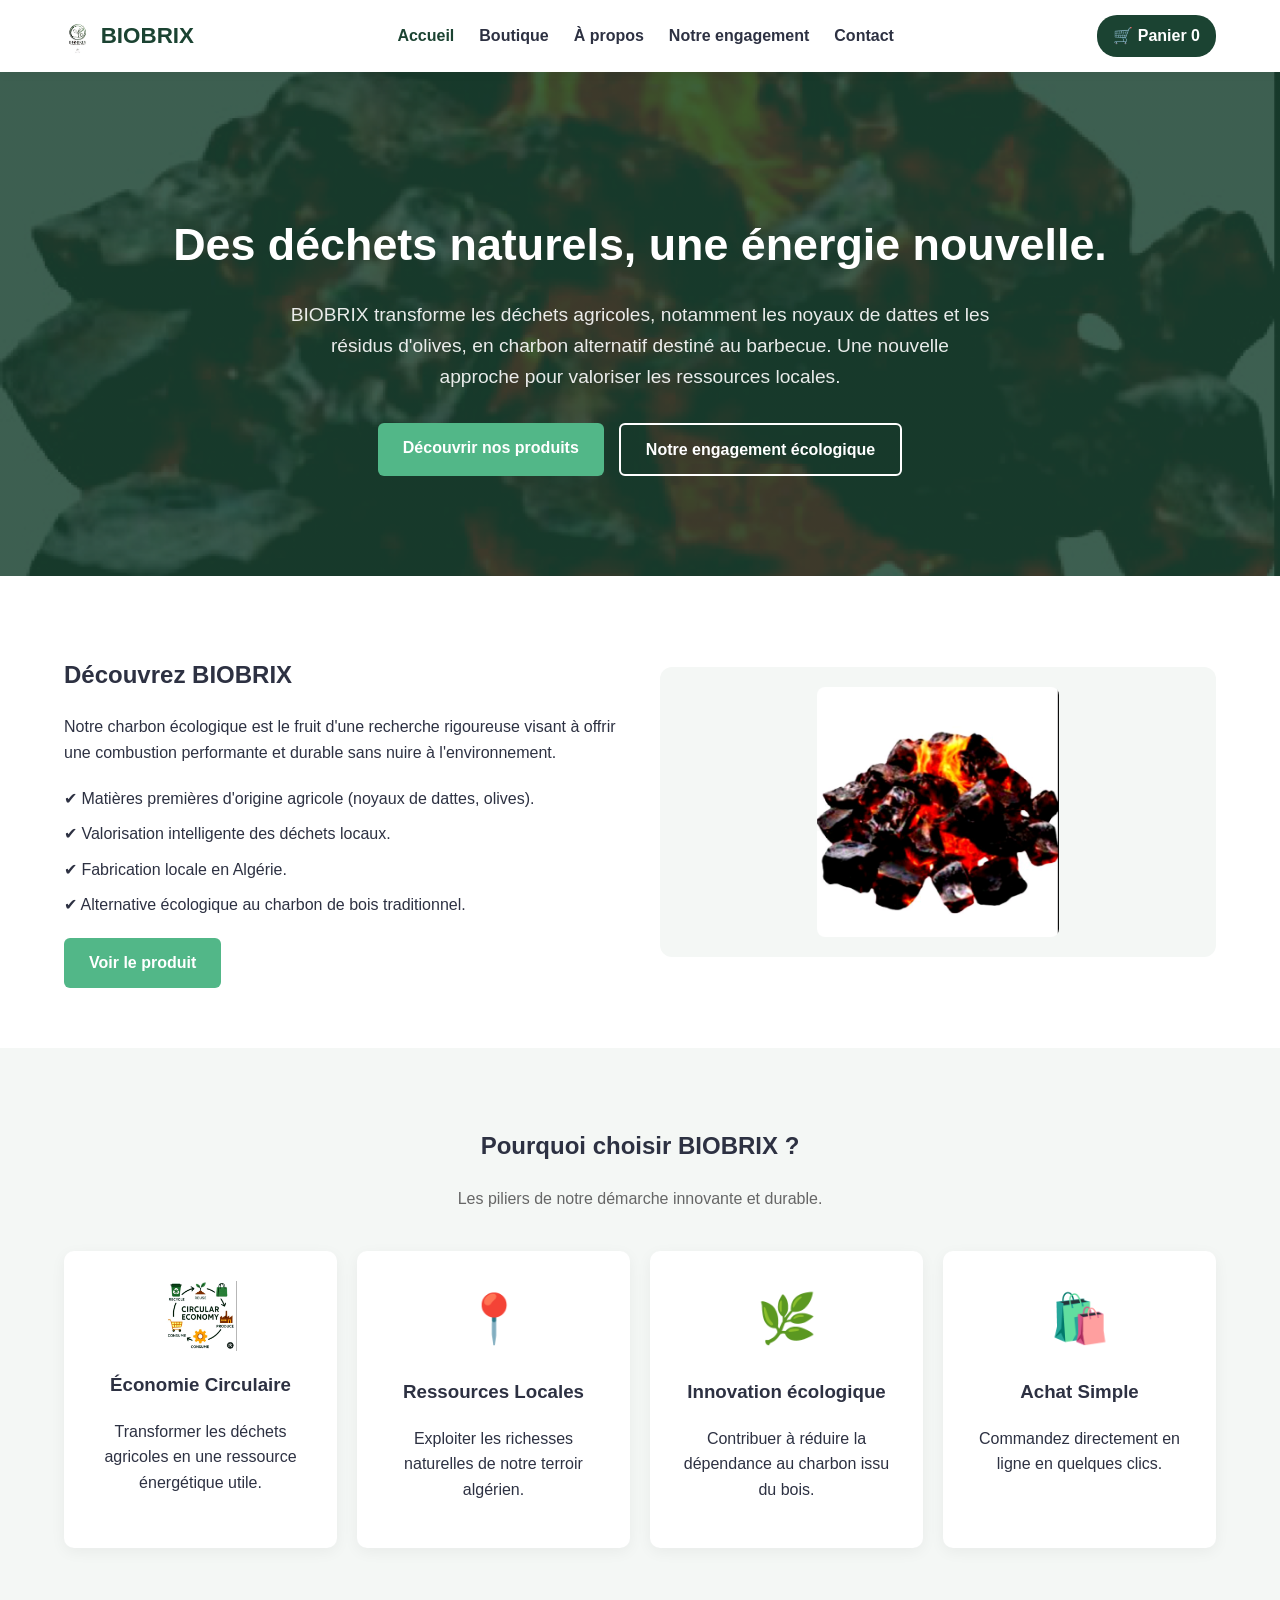
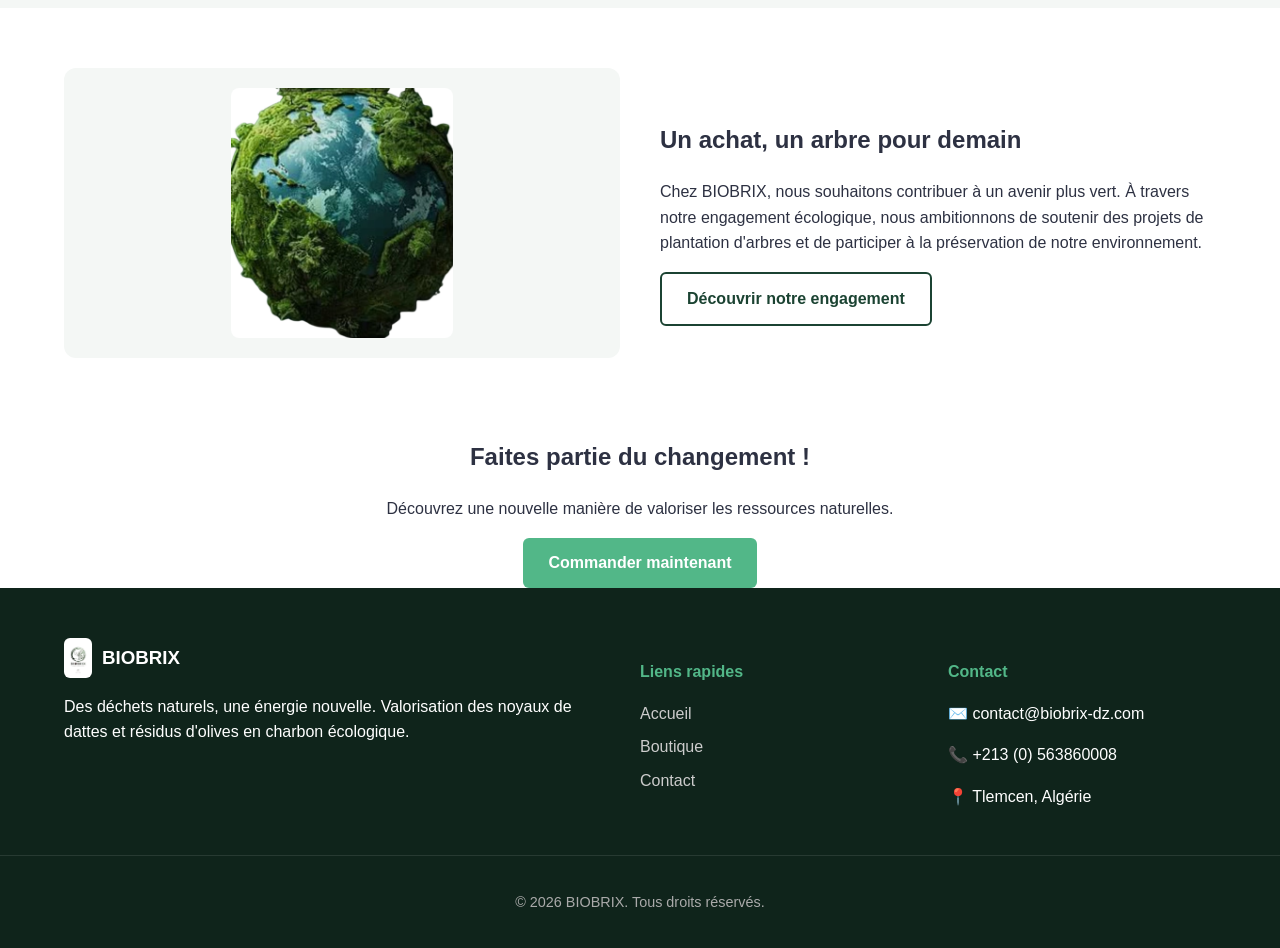
<file: index.html>
<!DOCTYPE html>
<html lang="fr">
<head>
    <meta charset="UTF-8">
    <meta name="viewport" content="width=device-width, initial-scale=1.0">
    <title>BIOBRIX - Charbon alternatif naturel</title>
    <link rel="stylesheet" href="css/style.css">
</head>
<body>
    <header>
        <div class="container navbar">
            <a href="index.html" class="logo" style="display: flex; align-items: center; gap: 10px; text-decoration: none; font-weight: bold; font-size: 1.4rem; color: #1b4332;">
                <img src="images/logo.png" alt="BIOBRIX Logo" style="height: 40px; width: auto;">
                <span>BIOBRIX</span>
            </a>
            <nav>
                <ul class="nav-links">
                    <li><a href="index.html" class="active">Accueil</a></li>
                    <li><a href="shop.html">Boutique</a></li>
                    <li><a href="about.html">À propos</a></li>
                    <li><a href="commitment.html">Notre engagement</a></li>
                    <li><a href="contact.html">Contact</a></li>
                </ul>
            </nav>
            <a href="cart.html" class="cart-btn">🛒 Panier <span id="cart-count">0</span></a>
        </div>
    </header>

    <section class="hero">
        <div class="container">
            <h1>Des déchets naturels, une énergie nouvelle.</h1>
            <p>BIOBRIX transforme les déchets agricoles, notamment les noyaux de dattes et les résidus d'olives, en charbon alternatif destiné au barbecue. Une nouvelle approche pour valoriser les ressources locales.</p>
            <div class="hero-btns">
                <a href="shop.html" class="btn btn-primary">Découvrir nos produits</a>
                <a href="commitment.html" class="btn btn-outline">Notre engagement écologique</a>
            </div>
        </div>
    </section>

    <section class="about-preview section">
        <div class="container grid-2">
            <div>
                <h2>Découvrez BIOBRIX</h2>
                <p>Notre charbon écologique est le fruit d'une recherche rigoureuse visant à offrir une combustion performante et durable sans nuire à l'environnement.</p>
                <ul class="feature-list">
                    <li>✔ Matières premières d'origine agricole (noyaux de dattes, olives).</li>
                    <li>✔ Valorisation intelligente des déchets locaux.</li>
                    <li>✔ Fabrication locale en Algérie.</li>
                    <li>✔ Alternative écologique au charbon de bois traditionnel.</li>
                </ul>
                <a href="shop.html" class="btn btn-primary">Voir le produit</a>
            </div>
            <div class="image-box" style="background: #f4f7f5; border-radius: 12px; padding: 20px; display: flex; justify-content: center; align-items: center;">
                <img src="images/charcoal.png" alt="BIOBRIX Charbon" style="max-height: 250px; width: auto; border-radius: 8px;">
            </div>
        </div>
    </section>

    <section class="pillars section bg-light">
        <div class="container">
            <h2 class="text-center">Pourquoi choisir BIOBRIX ?</h2>
            <p class="text-center subtitle">Les piliers de notre démarche innovante et durable.</p>
            <div class="grid-4">
                <div class="card text-center">
                    <div style="margin-bottom: 15px; display: flex; justify-content: center;">
                        <img src="images/economy.png" alt="Économie Circulaire" style="height: 70px; width: auto; object-fit: contain;">
                    </div>
                    <h3>Économie Circulaire</h3>
                    <p>Transformer les déchets agricoles en une ressource énergétique utile.</p>
                </div>
                <div class="card text-center">
                    <div class="icon" style="font-size: 3rem;">📍</div>
                    <h3>Ressources Locales</h3>
                    <p>Exploiter les richesses naturelles de notre terroir algérien.</p>
                </div>
                <div class="card text-center">
                    <div class="icon" style="font-size: 3rem;">🌿</div>
                    <h3>Innovation écologique</h3>
                    <p>Contribuer à réduire la dépendance au charbon issu du bois.</p>
                </div>
                <div class="card text-center">
                    <div class="icon" style="font-size: 3rem;">🛍️</div>
                    <h3>Achat Simple</h3>
                    <p>Commandez directement en ligne en quelques clics.</p>
                </div>
            </div>
        </div>
    </section>

    <section class="commitment-preview section">
        <div class="container grid-2">
            <div class="image-box" style="background: #f4f7f5; border-radius: 12px; padding: 20px; display: flex; justify-content: center; align-items: center;">
                <img src="images/impact.png" alt="Engagement écologique" style="max-height: 250px; width: auto; border-radius: 8px;">
            </div>
            <div>
                <h2>Un achat, un arbre pour demain</h2>
                <p>Chez BIOBRIX, nous souhaitons contribuer à un avenir plus vert. À travers notre engagement écologique, nous ambitionnons de soutenir des projets de plantation d'arbres et de participer à la préservation de notre environnement.</p>
                <a href="commitment.html" class="btn btn-outline-dark">Découvrir notre engagement</a>
            </div>
        </div>
    </section>

    <section class="cta-banner">
        <div class="container text-center">
            <h2>Faites partie du changement !</h2>
            <p>Découvrez une nouvelle manière de valoriser les ressources naturelles.</p>
            <a href="shop.html" class="btn btn-primary">Commander maintenant</a>
        </div>
    </section>

    <footer>
        <div class="container footer-grid">
            <div>
                <div style="display: flex; align-items: center; gap: 10px; margin-bottom: 10px;">
                    <img src="images/logo.png" alt="BIOBRIX Logo" style="height: 36px; width: auto; background: white; border-radius: 6px; padding: 2px;">
                    <h3 style="margin: 0;">BIOBRIX</h3>
                </div>
                <p>Des déchets naturels, une énergie nouvelle. Valorisation des noyaux de dattes et résidus d'olives en charbon écologique.</p>
            </div>
            <div>
                <h4>Liens rapides</h4>
                <ul>
                    <li><a href="index.html">Accueil</a></li>
                    <li><a href="shop.html">Boutique</a></li>
                    <li><a href="contact.html">Contact</a></li>
                </ul>
            </div>
            <div>
                <h4>Contact</h4>
                <p>✉️ contact@biobrix-dz.com</p>
                <p>📞 +213 (0) 563860008</p>
                <p>📍 Tlemcen, Algérie</p>
            </div>
        </div>
        <div class="footer-bottom text-center">
            <p>&copy; 2026 BIOBRIX. Tous droits réservés.</p>
        </div>
    </footer>
    <script src="js/app.js"></script>
</body>
</html>
</file>
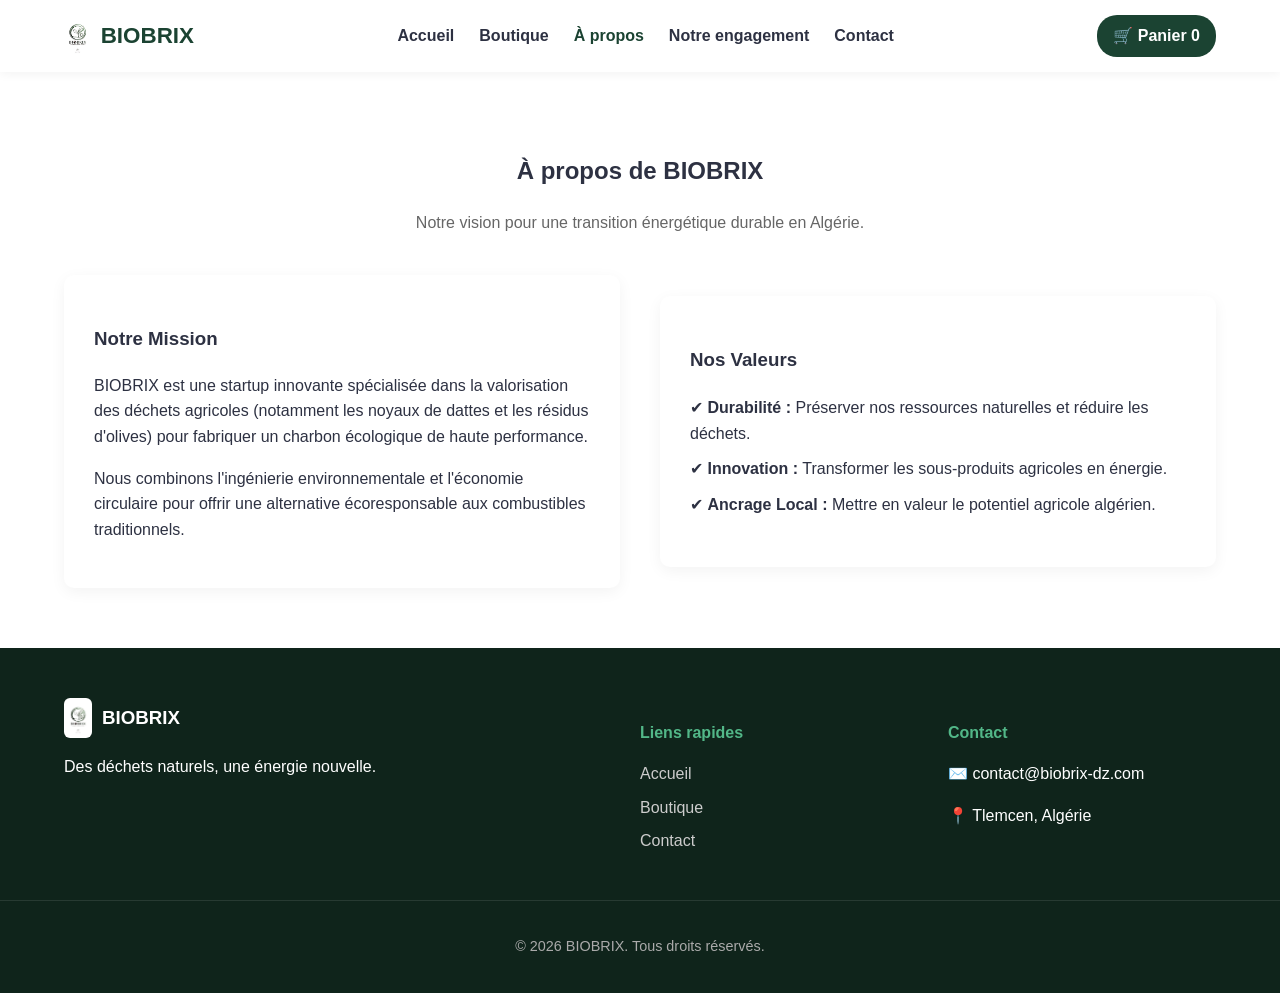
<file: about.html>
<!DOCTYPE html>
<html lang="fr">
<head>
    <meta charset="UTF-8">
    <meta name="viewport" content="width=device-width, initial-scale=1.0">
    <title>À propos - BIOBRIX</title>
    <link rel="stylesheet" href="css/style.css">
</head>
<body>
    <header>
        <div class="container navbar">
            <a href="index.html" class="logo" style="display: flex; align-items: center; gap: 10px; text-decoration: none; font-weight: bold; font-size: 1.4rem; color: #1b4332;">
                <img src="images/logo.png" alt="BIOBRIX Logo" style="height: 40px; width: auto;">
                <span>BIOBRIX</span>
            </a>
            <nav>
                <ul class="nav-links">
                    <li><a href="index.html">Accueil</a></li>
                    <li><a href="shop.html">Boutique</a></li>
                    <li><a href="about.html" class="active">À propos</a></li>
                    <li><a href="commitment.html">Notre engagement</a></li>
                    <li><a href="contact.html">Contact</a></li>
                </ul>
            </nav>
            <a href="cart.html" class="cart-btn">🛒 Panier <span id="cart-count">0</span></a>
        </div>
    </header>

    <section class="section">
        <div class="container">
            <h1 class="text-center">À propos de BIOBRIX</h1>
            <p class="text-center subtitle">Notre vision pour une transition énergétique durable en Algérie.</p>

            <div class="grid-2" style="margin-top: 30px;">
                <div class="card">
                    <h3>Notre Mission</h3>
                    <p>BIOBRIX est une startup innovante spécialisée dans la valorisation des déchets agricoles (notamment les noyaux de dattes et les résidus d'olives) pour fabriquer un charbon écologique de haute performance.</p>
                    <p>Nous combinons l'ingénierie environnementale et l'économie circulaire pour offrir une alternative écoresponsable aux combustibles traditionnels.</p>
                </div>
                <div class="card">
                    <h3>Nos Valeurs</h3>
                    <ul class="feature-list">
                        <li>✔ <strong>Durabilité :</strong> Préserver nos ressources naturelles et réduire les déchets.</li>
                        <li>✔ <strong>Innovation :</strong> Transformer les sous-produits agricoles en énergie.</li>
                        <li>✔ <strong>Ancrage Local :</strong> Mettre en valeur le potentiel agricole algérien.</li>
                    </ul>
                </div>
            </div>
        </div>
    </section>

    <footer>
        <div class="container footer-grid">
            <div>
                <div style="display: flex; align-items: center; gap: 10px; margin-bottom: 10px;">
                    <img src="images/logo.png" alt="BIOBRIX Logo" style="height: 36px; width: auto; background: white; border-radius: 6px; padding: 2px;">
                    <h3 style="margin: 0;">BIOBRIX</h3>
                </div>
                <p>Des déchets naturels, une énergie nouvelle.</p>
            </div>
            <div>
                <h4>Liens rapides</h4>
                <ul>
                    <li><a href="index.html">Accueil</a></li>
                    <li><a href="shop.html">Boutique</a></li>
                    <li><a href="contact.html">Contact</a></li>
                </ul>
            </div>
            <div>
                <h4>Contact</h4>
                <p>✉️ contact@biobrix-dz.com</p>
                <p>📍 Tlemcen, Algérie</p>
            </div>
        </div>
        <div class="footer-bottom text-center">
            <p>&copy; 2026 BIOBRIX. Tous droits réservés.</p>
        </div>
    </footer>
    <script src="js/app.js"></script>
</body>
</html>
</file>
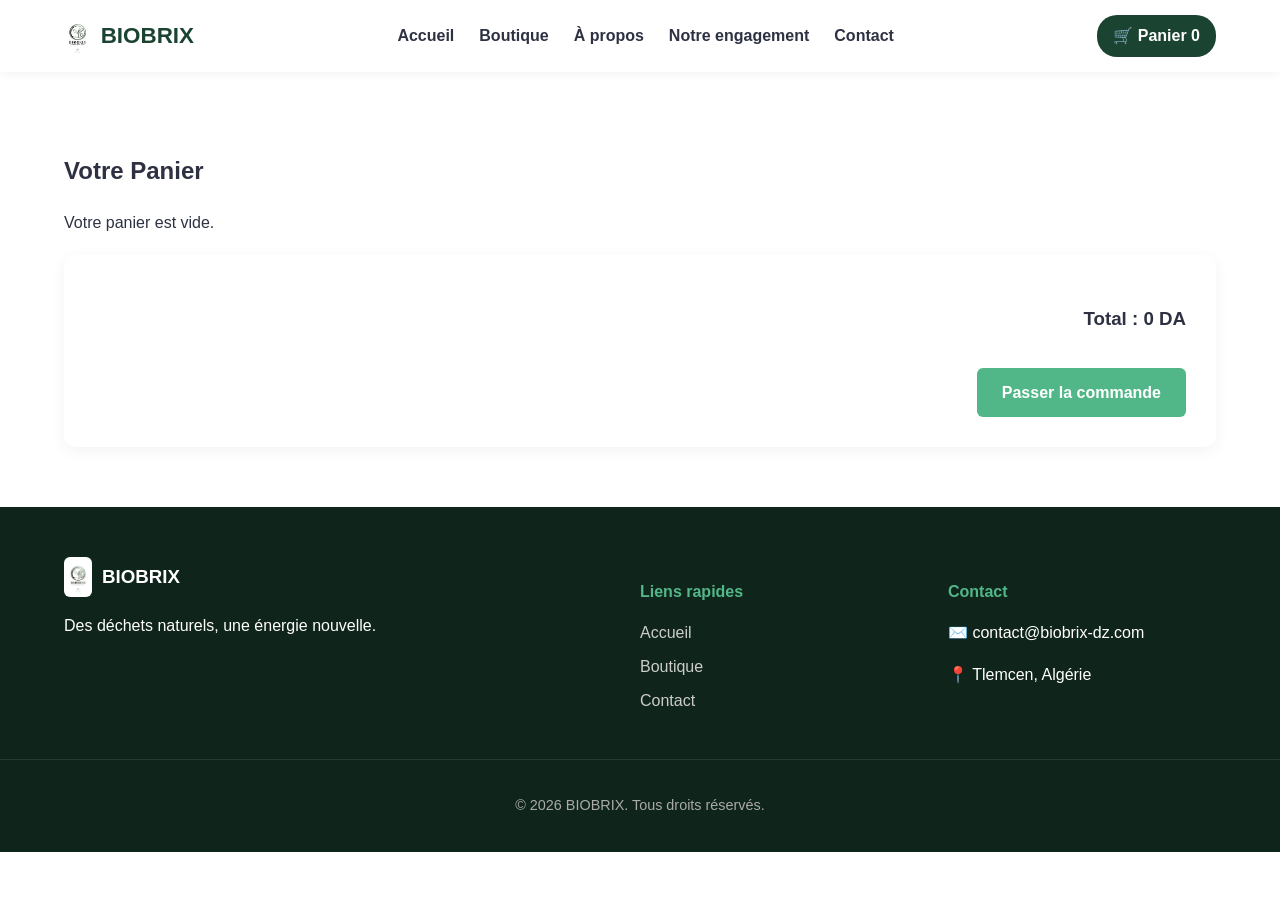
<file: cart.html>
<!DOCTYPE html>
<html lang="fr">
<head>
    <meta charset="UTF-8">
    <meta name="viewport" content="width=device-width, initial-scale=1.0">
    <title>Panier - BIOBRIX</title>
    <link rel="stylesheet" href="css/style.css">
</head>
<body>
    <header>
        <div class="container navbar">
            <a href="index.html" class="logo" style="display: flex; align-items: center; gap: 10px; text-decoration: none; font-weight: bold; font-size: 1.4rem; color: #1b4332;">
                <img src="images/logo.png" alt="BIOBRIX Logo" style="height: 40px; width: auto;">
                <span>BIOBRIX</span>
            </a>
            <nav>
                <ul class="nav-links">
                    <li><a href="index.html">Accueil</a></li>
                    <li><a href="shop.html">Boutique</a></li>
                    <li><a href="about.html">À propos</a></li>
                    <li><a href="commitment.html">Notre engagement</a></li>
                    <li><a href="contact.html">Contact</a></li>
                </ul>
            </nav>
            <a href="cart.html" class="cart-btn active">🛒 Panier <span id="cart-count">0</span></a>
        </div>
    </header>

    <section class="section">
        <div class="container">
            <h1>Votre Panier</h1>
            <div id="cart-items" style="margin-top: 20px;"></div>
            <div class="cart-summary card" style="margin-top: 20px; text-align: right;">
                <h3>Total : <span id="cart-total">0</span> DA</h3>
                <a href="checkout.html" id="checkout-btn" class="btn btn-primary" style="margin-top: 15px; display: inline-block;">Passer la commande</a>
            </div>
        </div>
    </section>

    <footer>
        <div class="container footer-grid">
            <div>
                <div style="display: flex; align-items: center; gap: 10px; margin-bottom: 10px;">
                    <img src="images/logo.png" alt="BIOBRIX Logo" style="height: 36px; width: auto; background: white; border-radius: 6px; padding: 2px;">
                    <h3 style="margin: 0;">BIOBRIX</h3>
                </div>
                <p>Des déchets naturels, une énergie nouvelle.</p>
            </div>
            <div>
                <h4>Liens rapides</h4>
                <ul>
                    <li><a href="index.html">Accueil</a></li>
                    <li><a href="shop.html">Boutique</a></li>
                    <li><a href="contact.html">Contact</a></li>
                </ul>
            </div>
            <div>
                <h4>Contact</h4>
                <p>✉️ contact@biobrix-dz.com</p>
                <p>📍 Tlemcen, Algérie</p>
            </div>
        </div>
        <div class="footer-bottom text-center">
            <p>&copy; 2026 BIOBRIX. Tous droits réservés.</p>
        </div>
    </footer>
    <script src="js/app.js"></script>
</body>
</html>
</file>
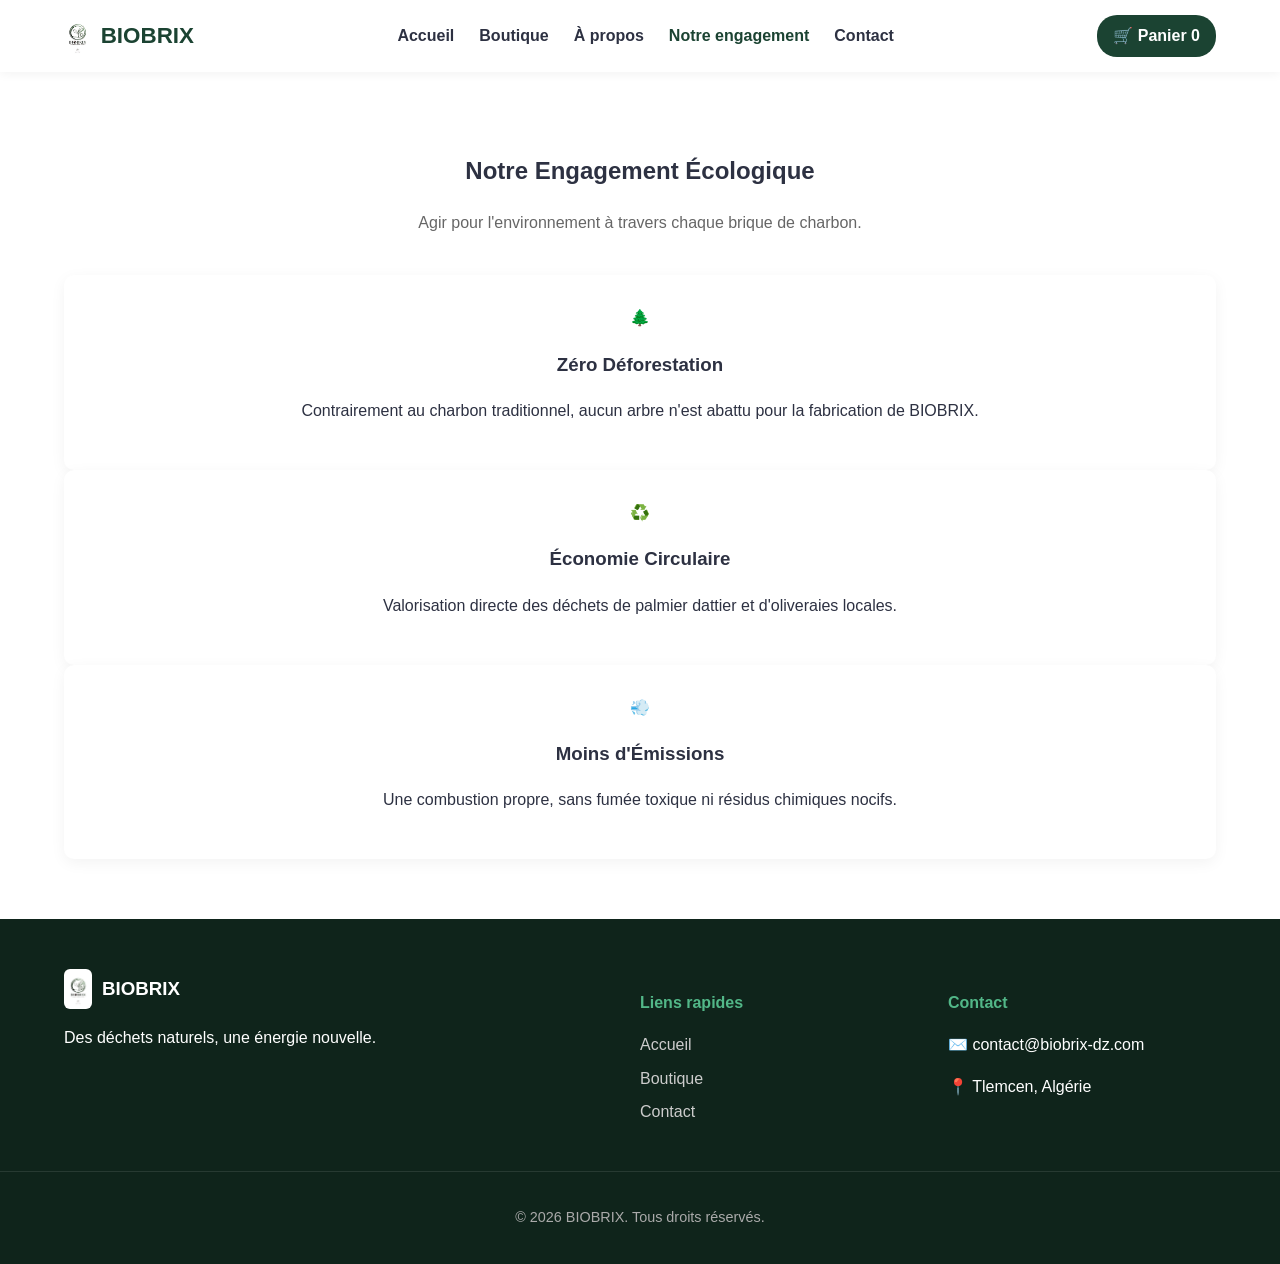
<file: commitment.html>
<!DOCTYPE html>
<html lang="fr">
<head>
    <meta charset="UTF-8">
    <meta name="viewport" content="width=device-width, initial-scale=1.0">
    <title>Notre Engagement - BIOBRIX</title>
    <link rel="stylesheet" href="css/style.css">
</head>
<body>
    <header>
        <div class="container navbar">
            <a href="index.html" class="logo" style="display: flex; align-items: center; gap: 10px; text-decoration: none; font-weight: bold; font-size: 1.4rem; color: #1b4332;">
                <img src="images/logo.png" alt="BIOBRIX Logo" style="height: 40px; width: auto;">
                <span>BIOBRIX</span>
            </a>
            <nav>
                <ul class="nav-links">
                    <li><a href="index.html">Accueil</a></li>
                    <li><a href="shop.html">Boutique</a></li>
                    <li><a href="about.html">À propos</a></li>
                    <li><a href="commitment.html" class="active">Notre engagement</a></li>
                    <li><a href="contact.html">Contact</a></li>
                </ul>
            </nav>
            <a href="cart.html" class="cart-btn">🛒 Panier <span id="cart-count">0</span></a>
        </div>
    </header>

    <section class="section">
        <div class="container">
            <h1 class="text-center">Notre Engagement Écologique</h1>
            <p class="text-center subtitle">Agir pour l'environnement à travers chaque brique de charbon.</p>

            <div class="grid-3" style="margin-top: 30px;">
                <div class="card text-center">
                    <div class="icon">🌲</div>
                    <h3>Zéro Déforestation</h3>
                    <p>Contrairement au charbon traditionnel, aucun arbre n'est abattu pour la fabrication de BIOBRIX.</p>
                </div>
                <div class="card text-center">
                    <div class="icon">♻️</div>
                    <h3>Économie Circulaire</h3>
                    <p>Valorisation directe des déchets de palmier dattier et d'oliveraies locales.</p>
                </div>
                <div class="card text-center">
                    <div class="icon">💨</div>
                    <h3>Moins d'Émissions</h3>
                    <p>Une combustion propre, sans fumée toxique ni résidus chimiques nocifs.</p>
                </div>
            </div>
        </div>
    </section>

    <footer>
        <div class="container footer-grid">
            <div>
                <div style="display: flex; align-items: center; gap: 10px; margin-bottom: 10px;">
                    <img src="images/logo.png" alt="BIOBRIX Logo" style="height: 36px; width: auto; background: white; border-radius: 6px; padding: 2px;">
                    <h3 style="margin: 0;">BIOBRIX</h3>
                </div>
                <p>Des déchets naturels, une énergie nouvelle.</p>
            </div>
            <div>
                <h4>Liens rapides</h4>
                <ul>
                    <li><a href="index.html">Accueil</a></li>
                    <li><a href="shop.html">Boutique</a></li>
                    <li><a href="contact.html">Contact</a></li>
                </ul>
            </div>
            <div>
                <h4>Contact</h4>
                <p>✉️ contact@biobrix-dz.com</p>
                <p>📍 Tlemcen, Algérie</p>
            </div>
        </div>
        <div class="footer-bottom text-center">
            <p>&copy; 2026 BIOBRIX. Tous droits réservés.</p>
        </div>
    </footer>
    <script src="js/app.js"></script>
</body>
</html>
</file>
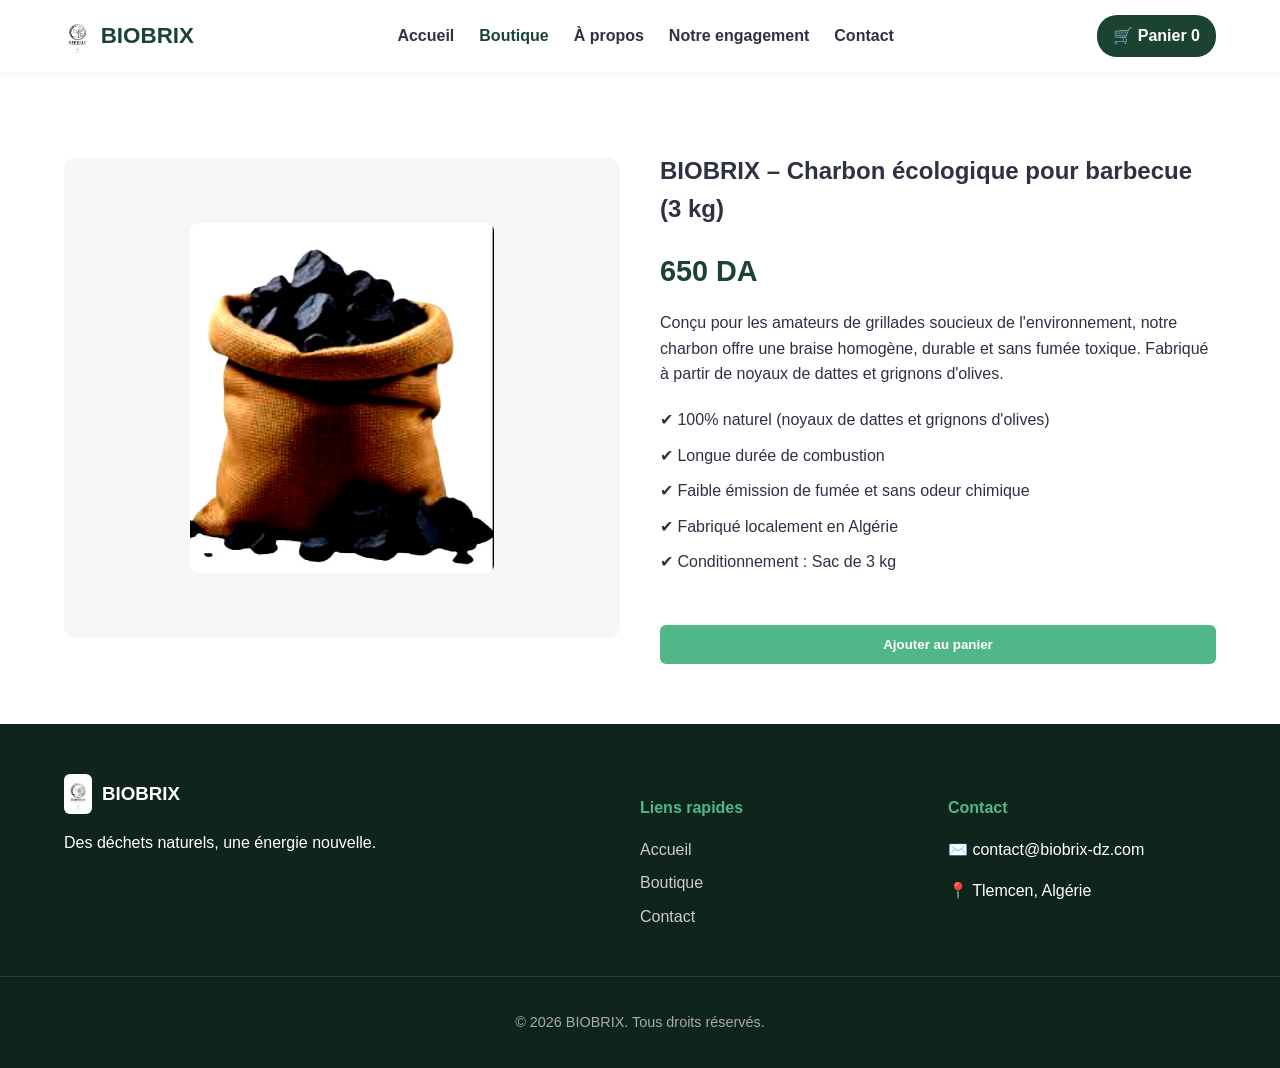
<file: product.html>
<!DOCTYPE html>
<html lang="fr">
<head>
    <meta charset="UTF-8">
    <meta name="viewport" content="width=device-width, initial-scale=1.0">
    <title>Produit - BIOBRIX</title>
    <link rel="stylesheet" href="css/style.css">
</head>
<body>
    <header>
        <div class="container navbar">
            <a href="index.html" class="logo" style="display: flex; align-items: center; gap: 10px; text-decoration: none; font-weight: bold; font-size: 1.4rem; color: #1b4332;">
                <img src="images/logo.png" alt="BIOBRIX Logo" style="height: 40px; width: auto;">
                <span>BIOBRIX</span>
            </a>
            <nav>
                <ul class="nav-links">
                    <li><a href="index.html">Accueil</a></li>
                    <li><a href="shop.html" class="active">Boutique</a></li>
                    <li><a href="about.html">À propos</a></li>
                    <li><a href="commitment.html">Notre engagement</a></li>
                    <li><a href="contact.html">Contact</a></li>
                </ul>
            </nav>
            <a href="cart.html" class="cart-btn">🛒 Panier <span id="cart-count">0</span></a>
        </div>
    </header>

    <section class="section">
        <div class="container grid-2">
            <div style="background: #f4f7f5; border-radius: 12px; padding: 40px; display: flex; flex-direction: column; align-items: center; justify-content: center; height: 400px;">
                <img src="images/product.png" alt="BIOBRIX 3kg" style="max-height: 350px; width: auto; border-radius: 8px; object-fit: contain;">
            </div>
            <div>
                <h1>BIOBRIX – Charbon écologique pour barbecue (3 kg)</h1>
                <p class="price" style="font-size: 1.8rem; font-weight: bold; color: #1b4332; margin: 15px 0;">650 DA</p>
                <p>Conçu pour les amateurs de grillades soucieux de l'environnement, notre charbon offre une braise homogène, durable et sans fumée toxique. Fabriqué à partir de noyaux de dattes et grignons d'olives.</p>
                <ul class="feature-list" style="margin-top: 20px;">
                    <li>✔ 100% naturel (noyaux de dattes et grignons d'olives)</li>
                    <li>✔ Longue durée de combustion</li>
                    <li>✔ Faible émission de fumée et sans odeur chimique</li>
                    <li>✔ Fabriqué localement en Algérie</li>
                    <li>✔ Conditionnement : Sac de 3 kg</li>
                </ul>
                <button onclick="addToCart('biobrix-3kg', 'BIOBRIX – Charbon écologique (3 kg)', 650)" class="btn btn-primary" style="margin-top: 30px; width: 100%;">Ajouter au panier</button>
            </div>
        </div>
    </section>

    <footer>
        <div class="container footer-grid">
            <div>
                <div style="display: flex; align-items: center; gap: 10px; margin-bottom: 10px;">
                    <img src="images/logo.png" alt="BIOBRIX Logo" style="height: 36px; width: auto; background: white; border-radius: 6px; padding: 2px;">
                    <h3 style="margin: 0;">BIOBRIX</h3>
                </div>
                <p>Des déchets naturels, une énergie nouvelle.</p>
            </div>
            <div>
                <h4>Liens rapides</h4>
                <ul>
                    <li><a href="index.html">Accueil</a></li>
                    <li><a href="shop.html">Boutique</a></li>
                    <li><a href="contact.html">Contact</a></li>
                </ul>
            </div>
            <div>
                <h4>Contact</h4>
                <p>✉️ contact@biobrix-dz.com</p>
                <p>📍 Tlemcen, Algérie</p>
            </div>
        </div>
        <div class="footer-bottom text-center">
            <p>&copy; 2026 BIOBRIX. Tous droits réservés.</p>
        </div>
    </footer>
    <script src="js/app.js"></script>
</body>
</html>
</file>
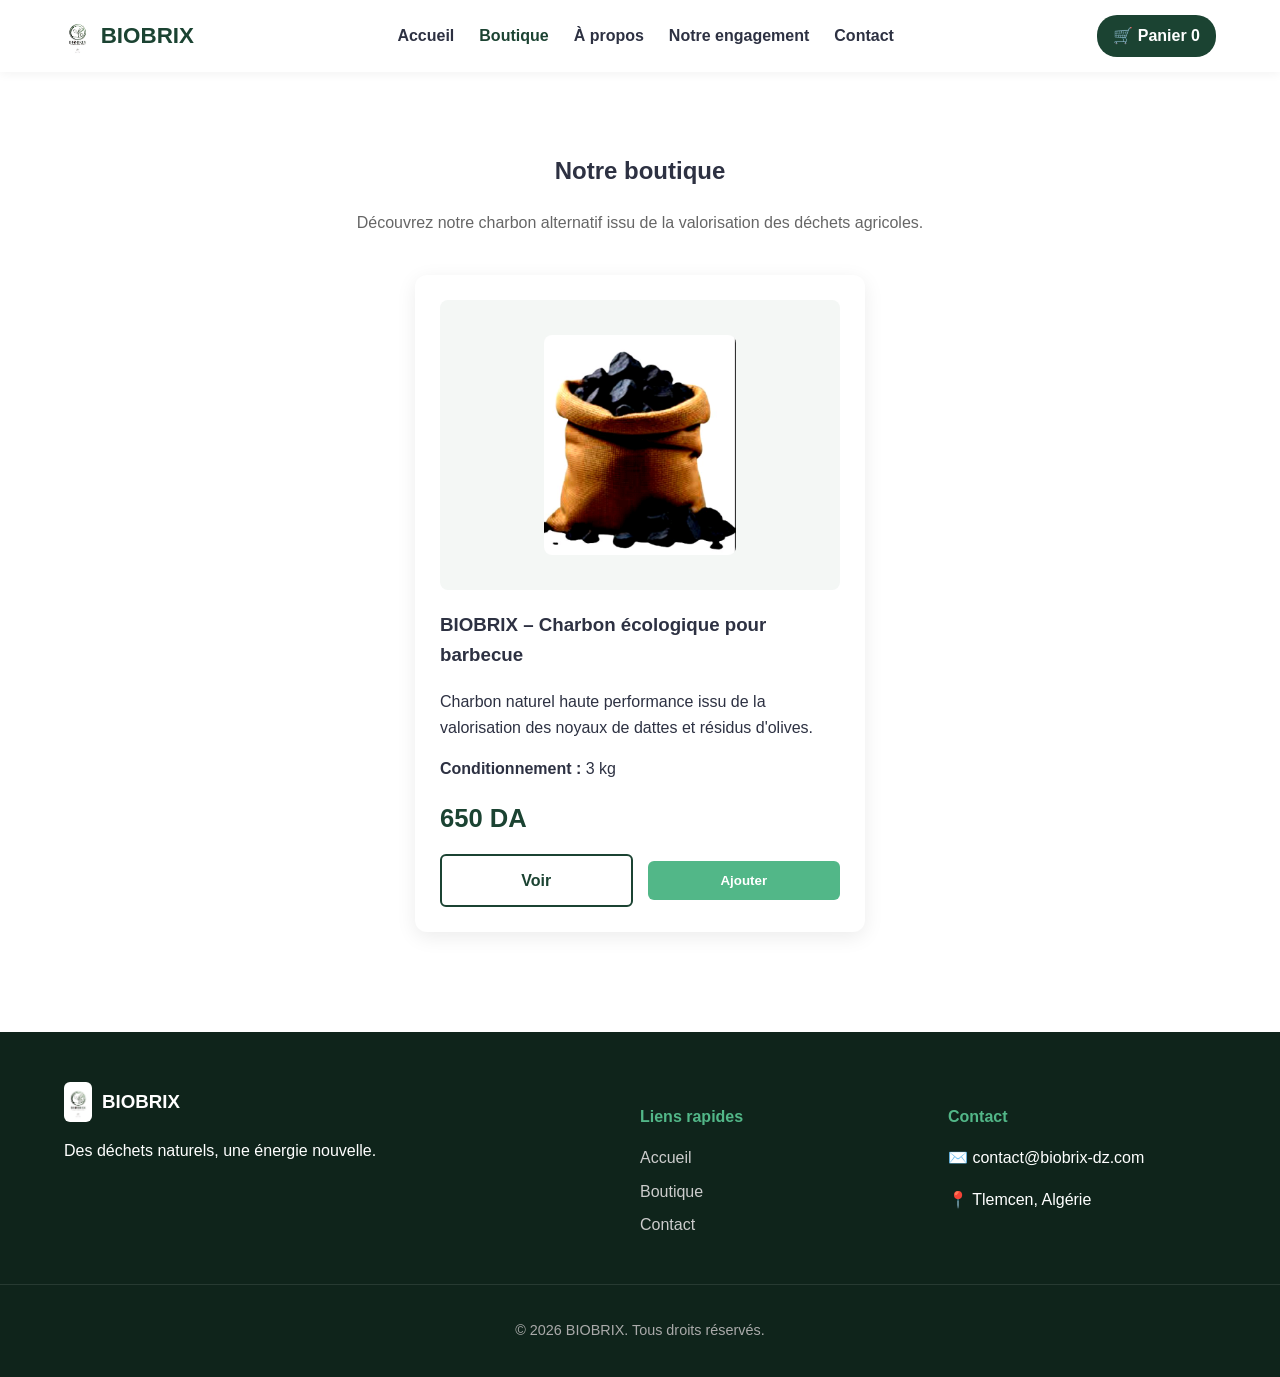
<file: shop.html>
<!DOCTYPE html>
<html lang="fr">
<head>
    <meta charset="UTF-8">
    <meta name="viewport" content="width=device-width, initial-scale=1.0">
    <title>Boutique - BIOBRIX</title>
    <link rel="stylesheet" href="css/style.css">
</head>
<body>
    <header>
        <div class="container navbar">
            <a href="index.html" class="logo" style="display: flex; align-items: center; gap: 10px; text-decoration: none; font-weight: bold; font-size: 1.4rem; color: #1b4332;">
                <img src="images/logo.png" alt="BIOBRIX Logo" style="height: 40px; width: auto;">
                <span>BIOBRIX</span>
            </a>
            <nav>
                <ul class="nav-links">
                    <li><a href="index.html">Accueil</a></li>
                    <li><a href="shop.html" class="active">Boutique</a></li>
                    <li><a href="about.html">À propos</a></li>
                    <li><a href="commitment.html">Notre engagement</a></li>
                    <li><a href="contact.html">Contact</a></li>
                </ul>
            </nav>
            <a href="cart.html" class="cart-btn">🛒 Panier <span id="cart-count">0</span></a>
        </div>
    </header>

    <section class="section">
        <div class="container">
            <h1 class="text-center">Notre boutique</h1>
            <p class="text-center subtitle">Découvrez notre charbon alternatif issu de la valorisation des déchets agricoles.</p>

            <div class="product-card" style="max-width: 400px; margin: 40px auto; background: #fff; border-radius: 12px; padding: 25px; box-shadow: 0 5px 20px rgba(0,0,0,0.08);">
                <div style="background: #f4f7f5; border-radius: 8px; padding: 20px; text-align: center; margin-bottom: 20px; height: 250px; display: flex; justify-content: center; align-items: center;">
                    <img src="images/product.png" alt="BIOBRIX - Charbon écologique" style="max-height: 220px; width: auto; border-radius: 8px; object-fit: contain;">
                </div>
                <h3>BIOBRIX – Charbon écologique pour barbecue</h3>
                <p>Charbon naturel haute performance issu de la valorisation des noyaux de dattes et résidus d'olives.</p>
                <p><strong>Conditionnement :</strong> 3 kg</p>
                <p class="price" style="font-size: 1.6rem; font-weight: bold; color: #1b4332; margin: 15px 0;">650 DA</p>
                <div class="grid-2" style="gap: 15px;">
                    <a href="product.html" class="btn btn-outline-dark text-center">Voir</a>
                    <button onclick="addToCart('biobrix-3kg', 'BIOBRIX – Charbon écologique (3 kg)', 650)" class="btn btn-primary">Ajouter</button>
                </div>
            </div>
        </div>
    </section>

    <footer>
        <div class="container footer-grid">
            <div>
                <div style="display: flex; align-items: center; gap: 10px; margin-bottom: 10px;">
                    <img src="images/logo.png" alt="BIOBRIX Logo" style="height: 36px; width: auto; background: white; border-radius: 6px; padding: 2px;">
                    <h3 style="margin: 0;">BIOBRIX</h3>
                </div>
                <p>Des déchets naturels, une énergie nouvelle.</p>
            </div>
            <div>
                <h4>Liens rapides</h4>
                <ul>
                    <li><a href="index.html">Accueil</a></li>
                    <li><a href="shop.html">Boutique</a></li>
                    <li><a href="contact.html">Contact</a></li>
                </ul>
            </div>
            <div>
                <h4>Contact</h4>
                <p>✉️ contact@biobrix-dz.com</p>
                <p>📍 Tlemcen, Algérie</p>
            </div>
        </div>
        <div class="footer-bottom text-center">
            <p>&copy; 2026 BIOBRIX. Tous droits réservés.</p>
        </div>
    </footer>
    <script src="js/app.js"></script>
</body>
</html>
</file>
<file: css/style.css>
:root {
    --primary-color: #1b4332;
    --primary-light: #2d6a4f;
    --accent-color: #52b788;
    --bg-light: #f4f7f5;
    --text-dark: #2d3142;
    --white: #ffffff;
}

body {
    font-family: 'Segoe UI', Tahoma, Geneva, Verdana, sans-serif;
    margin: 0;
    padding: 0;
    color: var(--text-dark);
    background-color: var(--white);
    line-height: 1.6;
}

.container {
    width: 90%;
    max-width: 1200px;
    margin: 0 auto;
}

header {
    background: var(--white);
    box-shadow: 0 2px 10px rgba(0,0,0,0.05);
    position: sticky;
    top: 0;
    z-index: 1000;
}

.navbar {
    display: flex;
    justify-content: space-between;
    align-items: center;
    padding: 15px 0;
}

.nav-links {
    list-style: none;
    display: flex;
    gap: 25px;
    margin: 0;
    padding: 0;
}

.nav-links a {
    text-decoration: none;
    color: var(--text-dark);
    font-weight: 600;
    transition: color 0.3s;
}

.nav-links a:hover, .nav-links a.active {
    color: var(--primary-color);
}

.cart-btn {
    background: var(--primary-color);
    color: var(--white);
    padding: 8px 16px;
    border-radius: 20px;
    text-decoration: none;
    font-weight: 600;
}

.hero {
    background: linear-gradient(rgba(27, 67, 50, 0.85), rgba(27, 67, 50, 0.85)), url('../images/charcoal.png');
    background-size: cover;
    background-position: center;
    color: var(--white);
    text-align: center;
    padding: 100px 20px;
}

.hero h1 {
    font-size: 2.8rem;
    margin-bottom: 20px;
}

.hero p {
    font-size: 1.2rem;
    max-width: 700px;
    margin: 0 auto 30px;
    opacity: 0.9;
}

.hero-btns {
    display: flex;
    justify-content: center;
    gap: 15px;
}

.btn {
    display: inline-block;
    padding: 12px 25px;
    border-radius: 6px;
    text-decoration: none;
    font-weight: 600;
    transition: all 0.3s;
    cursor: pointer;
    border: none;
}

.btn-primary {
    background-color: var(--accent-color);
    color: var(--white);
}

.btn-primary:hover {
    background-color: var(--primary-light);
}

.btn-outline {
    border: 2px solid var(--white);
    color: var(--white);
    background: transparent;
}

.btn-outline:hover {
    background: var(--white);
    color: var(--primary-color);
}

.btn-outline-dark {
    border: 2px solid var(--primary-color);
    color: var(--primary-color);
    background: transparent;
}

.btn-outline-dark:hover {
    background: var(--primary-color);
    color: var(--white);
}

.section {
    padding: 60px 0;
}

.bg-light {
    background-color: var(--bg-light);
}

.grid-2 {
    display: grid;
    grid-template-columns: 1fr 1fr;
    gap: 40px;
    align-items: center;
}

.grid-4 {
    display: grid;
    grid-template-columns: repeat(4, 1fr);
    gap: 20px;
}

.card {
    background: var(--white);
    padding: 30px;
    border-radius: 10px;
    box-shadow: 0 4px 15px rgba(0,0,0,0.05);
    transition: transform 0.3s;
}

.card:hover {
    transform: translateY(-5px);
}

.text-center {
    text-align: center;
}

.subtitle {
    color: #666;
    margin-bottom: 40px;
}

.feature-list {
    list-style: none;
    padding: 0;
    margin: 20px 0;
}

.feature-list li {
    margin-bottom: 10px;
    font-weight: 500;
}

footer {
    background: #0f241b;
    color: var(--white);
    padding: 50px 0 20px;
}

.footer-grid {
    display: grid;
    grid-template-columns: 2fr 1fr 1fr;
    gap: 40px;
    margin-bottom: 30px;
}

.footer-grid h4 {
    color: var(--accent-color);
    margin-bottom: 15px;
}

.footer-grid ul {
    list-style: none;
    padding: 0;
}

.footer-grid ul li {
    margin-bottom: 8px;
}

.footer-grid ul li a {
    color: #ccc;
    text-decoration: none;
}

.footer-grid ul li a:hover {
    color: var(--white);
}

.footer-bottom {
    border-top: 1px solid rgba(255,255,255,0.1);
    padding-top: 20px;
    font-size: 0.9rem;
    color: #aaa;
}

@media (max-width: 768px) {
    .grid-2, .grid-4, .footer-grid {
        grid-template-columns: 1fr;
    }
    .hero h1 {
        font-size: 2rem;
    }
    .nav-links {
        display: none;
    }
}
</file>
